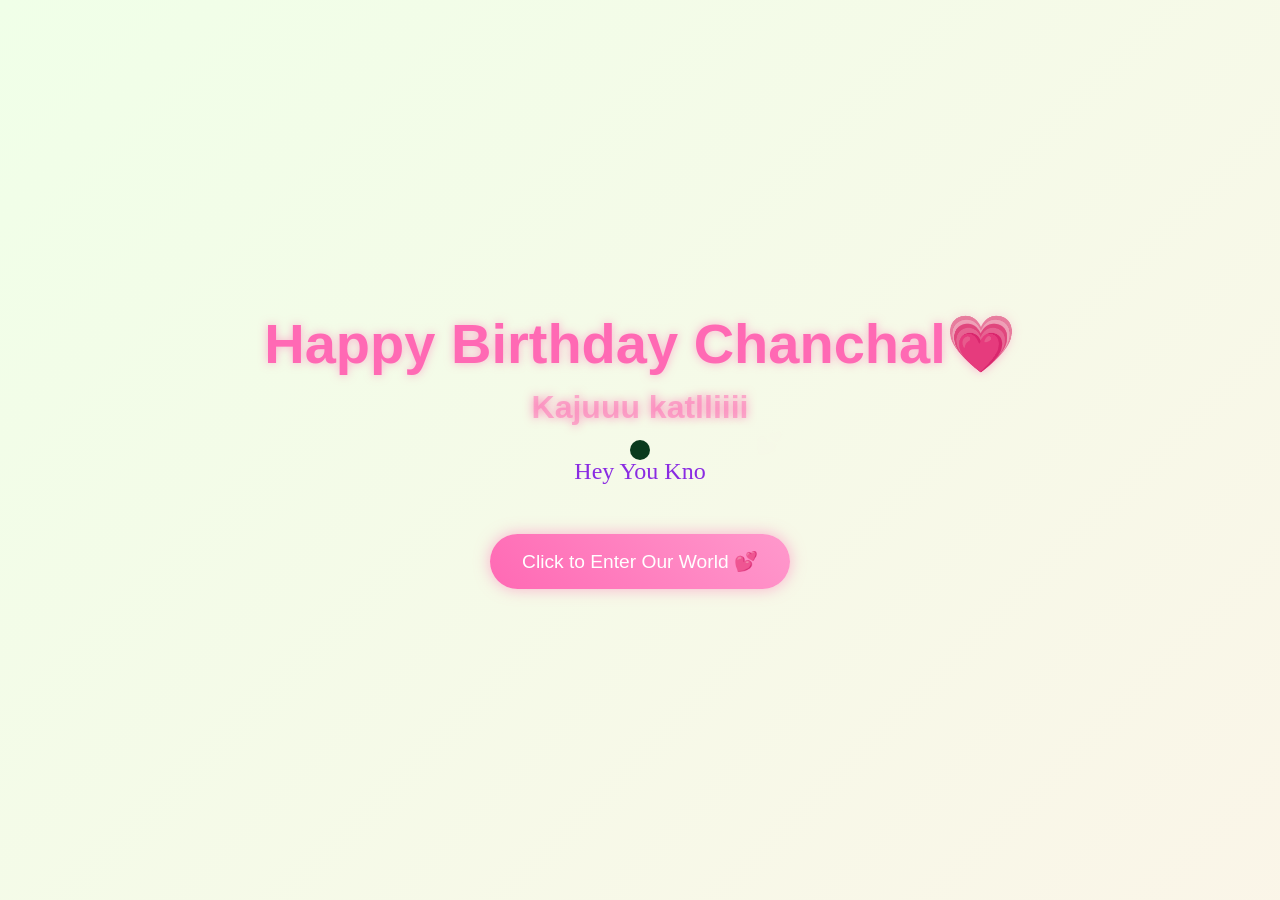
<file: index.html>
<!DOCTYPE html>
<html lang="en">
<head>
    <meta charset="UTF-8">
    <meta name="viewport" content="width=device-width, initial-scale=1.0">
    <title>Happy Birthday</title>
    <script src="https://cdnjs.cloudflare.com/ajax/libs/gsap/3.12.2/gsap.min.js"></script>
    <link rel="stylesheet" href="style.css">
    
</head>
<body>
    <div class="cursor"></div>
    <div class="container">
        <h1>Happy Birthday Chanchal💗</h1>
        <h2>Kajuuu katlliiii</h2>
        <div class="greeting"></div>
        <button class="cta-button">Click to Enter Our World 💕</button>
    </div>

    <script src="script.js">
        
    </script>
</body>
</html>
</file>
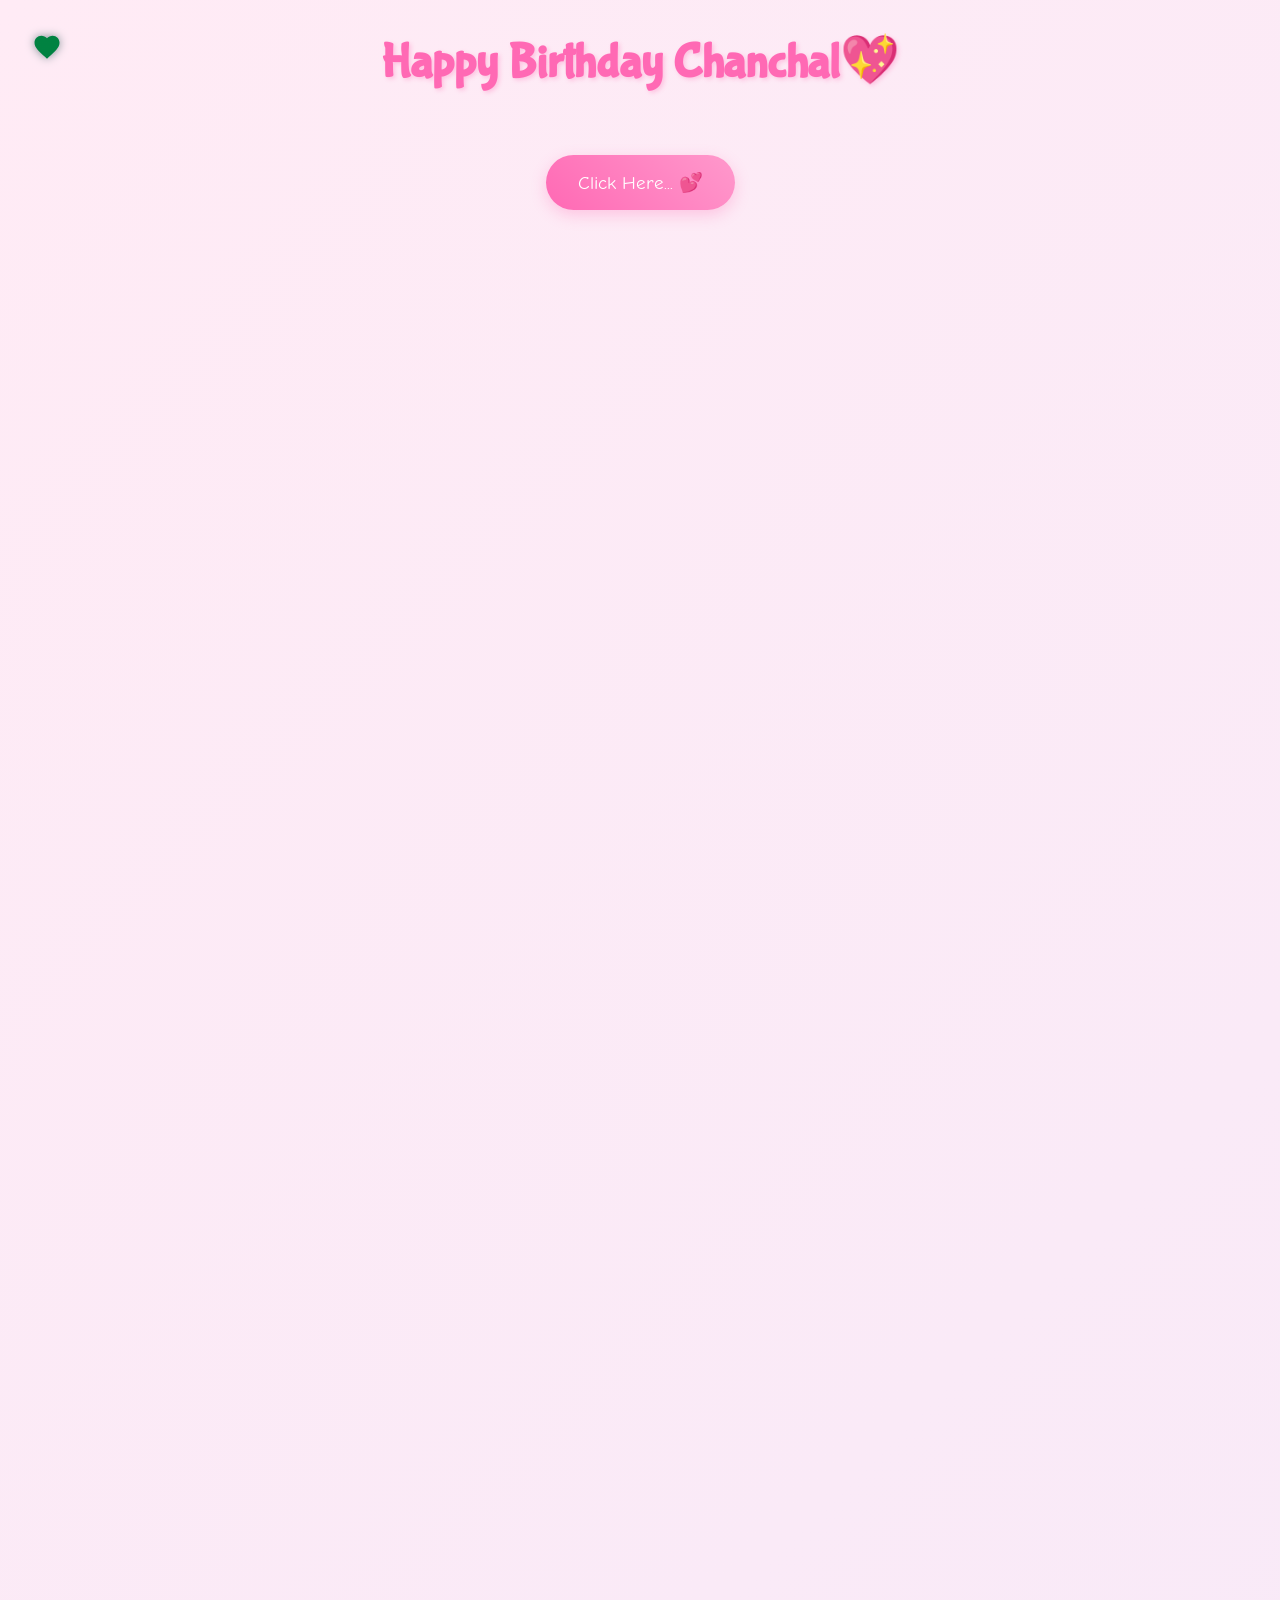
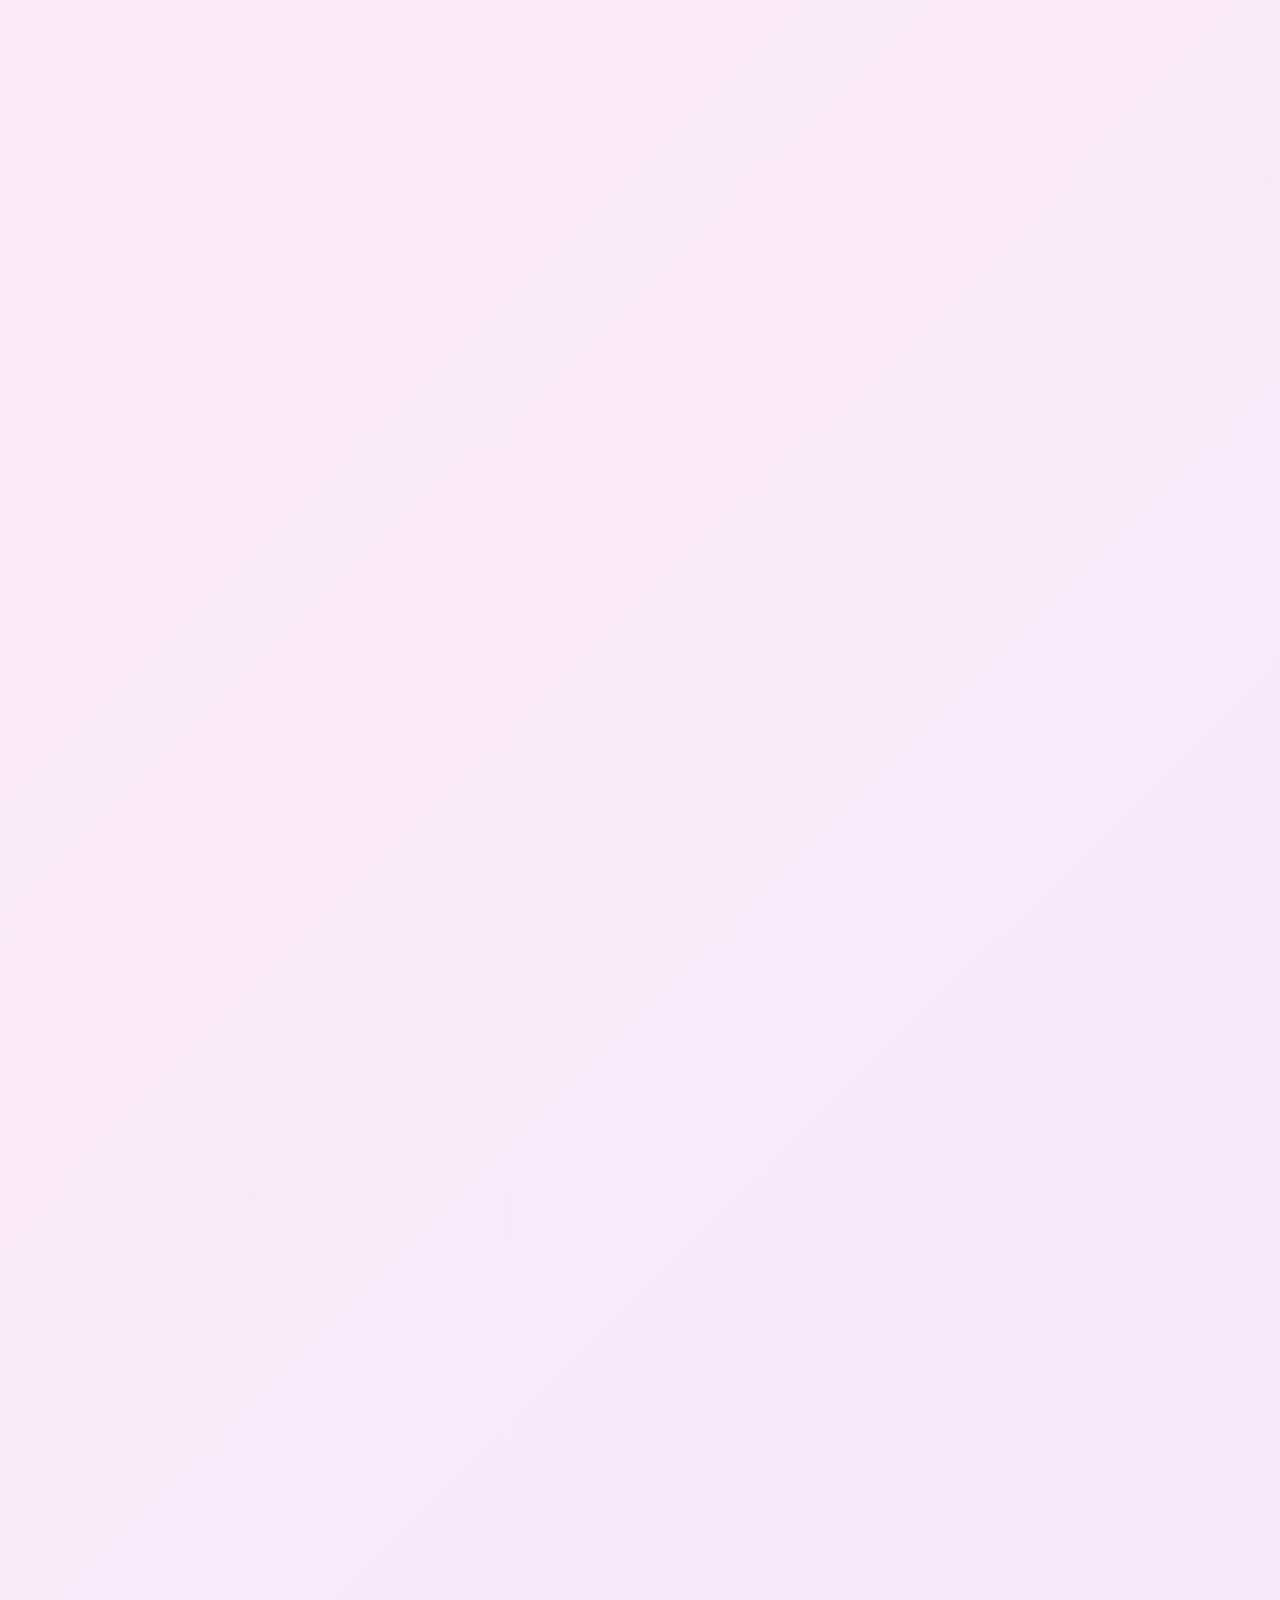
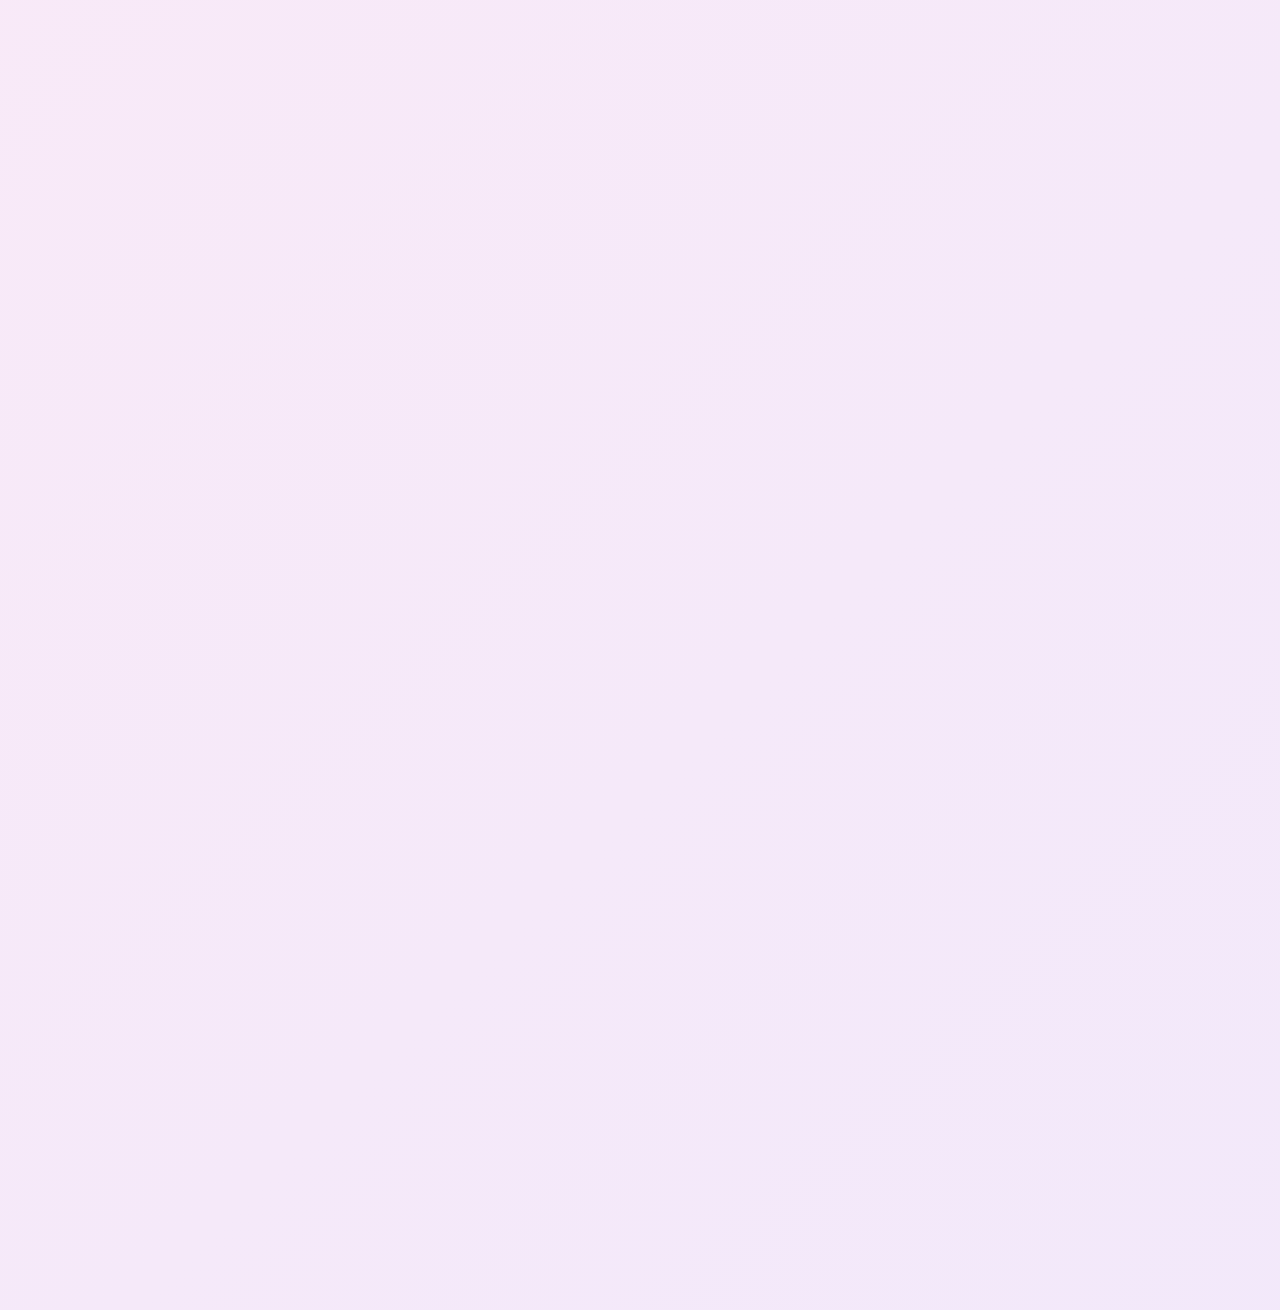
<file: cause.html>
<!DOCTYPE html>
<html lang="en">
<head>
    <meta charset="UTF-8">
    <meta name="viewport" content="width=device-width, initial-scale=1.0">
    <title>you are my fav person 💖</title>
    <script src="https://cdnjs.cloudflare.com/ajax/libs/gsap/3.12.2/gsap.min.js"></script>
    <link rel="stylesheet" href="./cause.css">
    <style>
       
    </style>
</head>
<body>
    <div class="custom-cursor">
        <svg viewBox="0 0 24 24">
            <path fill="#ff69b4" d="M12 21.35l-1.45-1.32C5.4 15.36 2 12.28 2 8.5 2 5.42 4.42 3 7.5 3c1.74 0 3.41.81 4.5 2.09C13.09 3.81 14.76 3 16.5 3 19.58 3 22 5.42 22 8.5c0 3.78-3.4 6.86-8.55 11.54L12 21.35z"/>
        </svg>
    </div>

    <div class="container">
        <h1>Happy Birthday Chanchal💖</h1>
        
        <div id="reasons-container"></div>
        
        <button class="shuffle-button">Click Here... 💕</button>
        <div class="reason-counter"></div>

        <div class="ending-section">
            <div class="teddy-hug">
                <img src="./d1.jpg" alt="Teddy Hug">
            </div>
            <div class="ending-text">You're the BESTEST ! 💖</div>
        </div>
    </div>

    <script src="cause.js">
       
    </script>
</body>
</html>
</file>
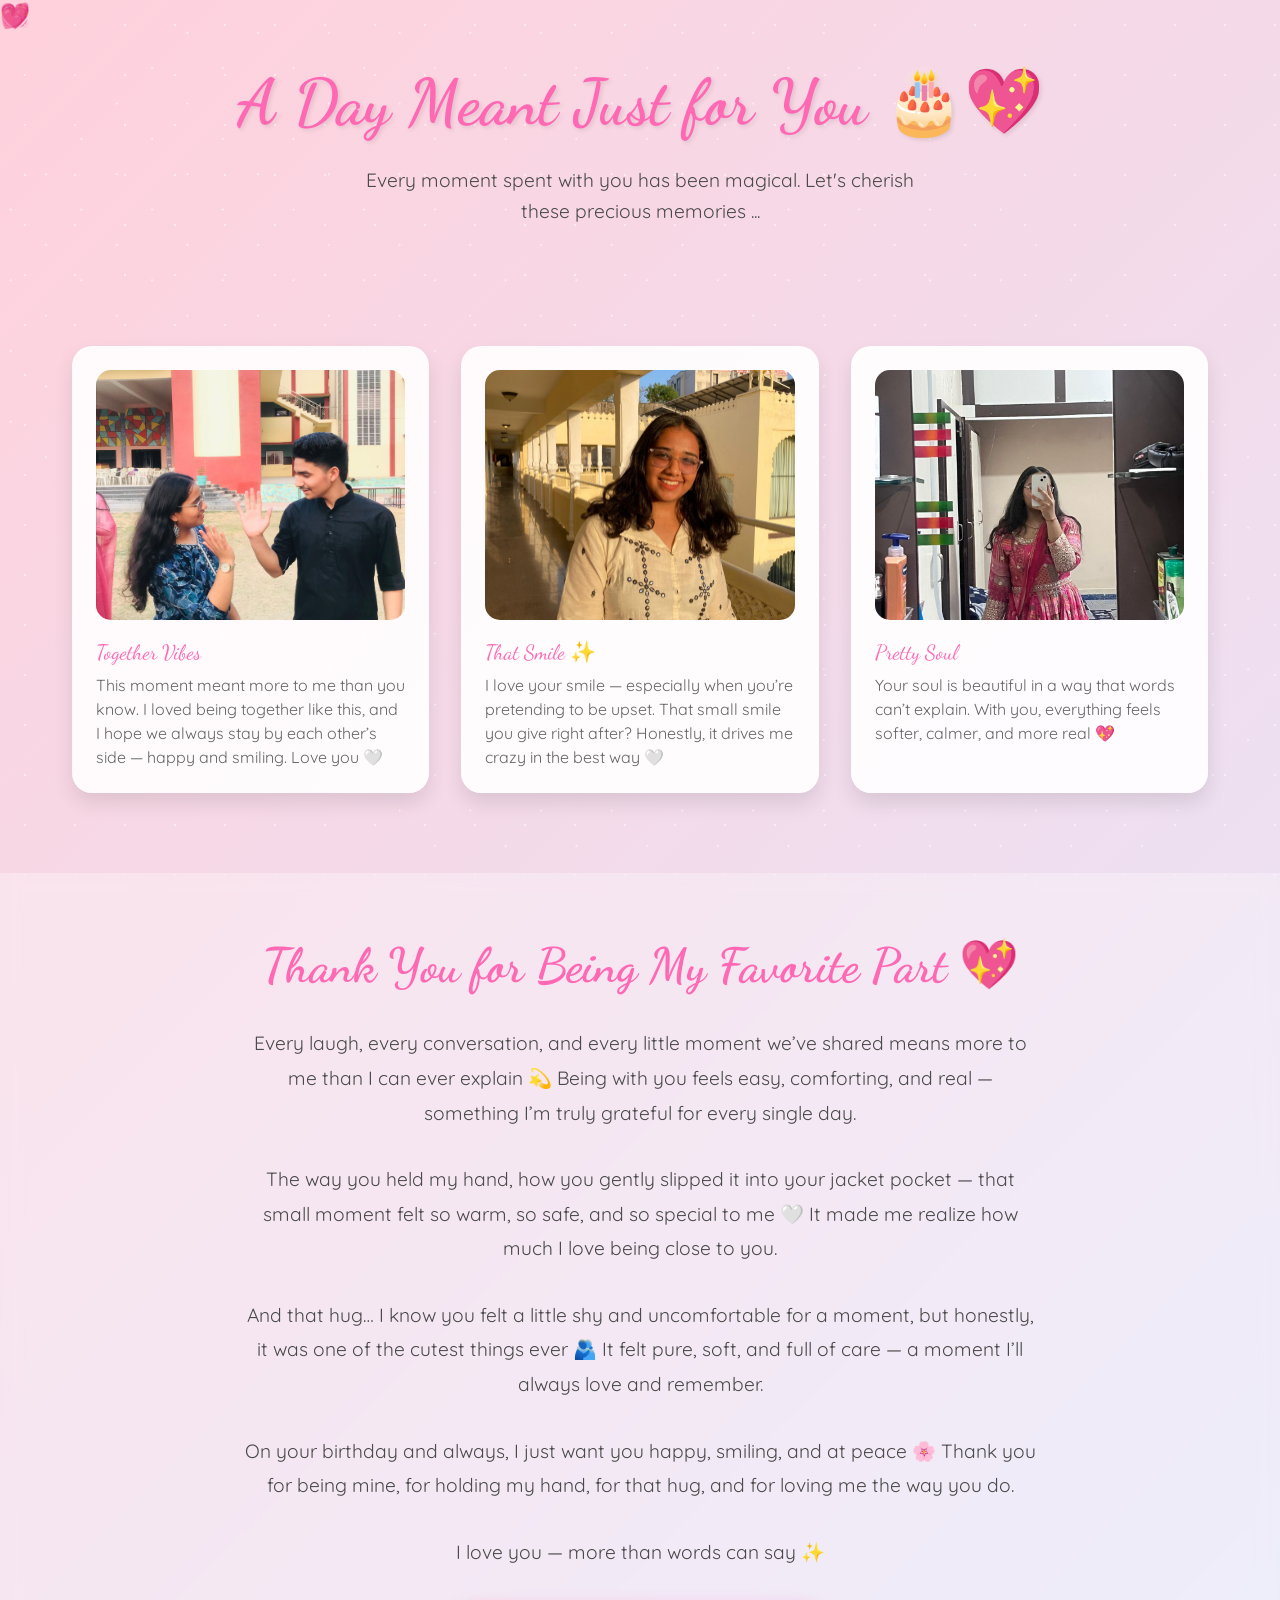
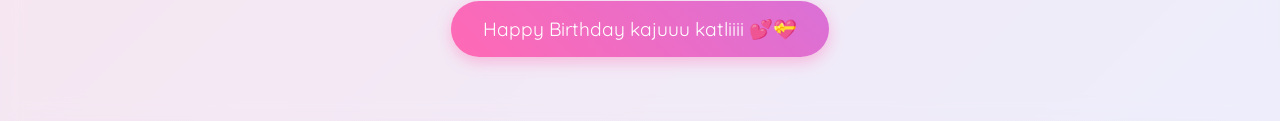
<file: last.html>
<!DOCTYPE html>
<html lang="en">
  <head>
    <meta charset="UTF-8" />
    <meta name="viewport" content="width=device-width, initial-scale=1.0" />
    <title>Our Beautiful Memories ✨</title>
    <style>
      @import url("https://fonts.googleapis.com/css2?family=Dancing+Script:wght@700&family=Quicksand:wght@300;400;500;600&display=swap");

      * {
        margin: 0;
        padding: 0;
        box-sizing: border-box;
      }

      body {
        min-height: 100vh;
        background: linear-gradient(
          135deg,
          #ffd1dc 0%,
          #e6e6fa 25%,
          #ffefd5 50%,
          #e6e6fa 75%,
          #ffd1dc 100%
        );
        background-size: 400% 400%;
        animation: gradientFlow 15s ease infinite;
        font-family: "Quicksand", sans-serif;
        overflow-x: hidden;
        color: #4a4a4a;
      }

      @keyframes gradientFlow {
        0% {
          background-position: 0% 50%;
        }

        50% {
          background-position: 100% 50%;
        }

        100% {
          background-position: 0% 50%;
        }
      }

      /* Enhanced Sparkle Effect */
      .magic-sparkles {
        position: fixed;
        top: 0;
        left: 0;
        width: 100%;
        height: 100%;
        pointer-events: none;
        z-index: 1;
      }

      .sparkle {
        position: absolute;
        width: 6px;
        height: 6px;
        border-radius: 50%;
        background-color: white;
        animation: twinkle var(--duration, 4s) ease-in-out infinite;
        opacity: 0;
      }

      @keyframes twinkle {
        0%,
        100% {
          opacity: 0;
          transform: scale(0.5);
        }

        50% {
          opacity: 0.8;
          transform: scale(1);
        }
      }

      /* Generate 50 sparkles with different positions and animations */
      .magic-sparkles::before,
      .magic-sparkles::after {
        content: "";
        position: absolute;
        width: 100%;
        height: 100%;
        background-image: radial-gradient(circle, white 1px, transparent 1px);
        background-size: 50px 50px;
        animation: sparkleLayer 8s linear infinite;
        opacity: 0.5;
      }

      .magic-sparkles::after {
        animation-delay: -4s;
        transform: rotate(45deg);
      }

      @keyframes sparkleLayer {
        0% {
          transform: translateY(0);
        }

        100% {
          transform: translateY(-50px);
        }
      }

      /* Floating Hearts */
      .floating-hearts {
        position: fixed;
        width: 100%;
        height: 100%;
        pointer-events: none;
        z-index: 2;
      }

      .heart {
        position: absolute;
        font-size: 1.5rem;
        color: rgba(255, 105, 180, 0.6);
        animation: floatHeart var(--float-duration, 6s) ease-in-out infinite;
        animation-delay: var(--delay, 0s);
      }

      @keyframes floatHeart {
        0% {
          transform: translate(0, 100vh) rotate(0deg);
        }

        100% {
          transform: translate(var(--translate-x, 0), -100vh) rotate(360deg);
        }
      }

      /* Welcome Section */
      .welcome {
        text-align: center;
        padding: 4rem 2rem;
        position: relative;
        z-index: 3;
      }

      .welcome h1 {
        font-family: "Dancing Script", cursive;
        font-size: 4rem;
        color: #ff69b4;
        text-shadow: 2px 2px 4px rgba(0, 0, 0, 0.1);
        animation: fadeInScale 2s ease;
      }

      .welcome p {
        font-size: 1.2rem;
        max-width: 600px;
        margin: 1.5rem auto;
        line-height: 1.6;
        animation: fadeIn 2s ease 0.5s both;
      }

      /* Enhanced Memory Cards */
      .memory-container {
        max-width: 1200px;
        margin: 0 auto;
        padding: 2rem;
        display: grid;
        grid-template-columns: repeat(auto-fit, minmax(300px, 1fr));
        gap: 2rem;
        z-index: 3;
        position: relative;
      }

      .memory-card {
        background: rgba(255, 255, 255, 0.9);
        border-radius: 20px;
        padding: 1.5rem;
        box-shadow: 0 10px 20px rgba(0, 0, 0, 0.1);
        transition: all 0.5s cubic-bezier(0.4, 0, 0.2, 1);
        position: relative;
        overflow: hidden;
      }

      .memory-card:hover {
        transform: translateY(-10px) scale(1.02);
        box-shadow: 0 15px 30px rgba(0, 0, 0, 0.15);
      }

      .memory-card::before {
        content: "";
        position: absolute;
        top: 0;
        left: 0;
        width: 100%;
        height: 100%;
        background: linear-gradient(
          45deg,
          transparent,
          rgba(255, 255, 255, 0.4),
          transparent
        );
        transform: translateX(-100%);
        transition: 0.5s;
      }

      .memory-card:hover::before {
        transform: translateX(100%);
      }

      .memory-img {
        width: 100%;
        height: 250px;
        object-fit: cover;
        border-radius: 15px;
        margin-bottom: 1rem;
        transition: transform 0.5s ease;
      }

      .memory-card:hover .memory-img {
        transform: scale(1.05);
      }

      .memory-date {
        font-family: "Dancing Script", cursive;
        color: #ff69b4;
        font-size: 1.3rem;
        margin-bottom: 0.5rem;
      }

      .memory-caption {
        font-size: 1rem;
        line-height: 1.5;
        color: #666;
      }

      /* Final Message Section */
      .final-message {
        text-align: center;
        padding: 4rem 2rem;
        background: rgba(255, 255, 255, 0.3);
        backdrop-filter: blur(10px);
        margin-top: 3rem;
        position: relative;
        z-index: 3;
      }

      .final-message h2 {
        font-family: "Dancing Script", cursive;
        font-size: 3rem;
        color: #ff69b4;
        margin-bottom: 2rem;
        animation: heartbeat 2s infinite;
      }

      @keyframes heartbeat {
        0%,
        100% {
          transform: scale(1);
        }

        50% {
          transform: scale(1.1);
        }
      }

      .final-message p {
        font-size: 1.2rem;
        max-width: 800px;
        margin: 0 auto 2rem;
        line-height: 1.8;
      }

      .goodbye-btn {
        display: inline-block;
        padding: 1rem 2rem;
        font-size: 1.2rem;
        background: linear-gradient(45deg, #ff69b4, #da70d6);
        color: white;
        border: none;
        border-radius: 50px;
        cursor: pointer;
        text-decoration: none;
        transition: all 0.3s ease;
        box-shadow: 0 5px 15px rgba(255, 105, 180, 0.4);
        animation: float 3s infinite ease-in-out;
      }

      .goodbye-btn:hover {
        transform: translateY(-5px);
        box-shadow: 0 8px 20px rgba(255, 105, 180, 0.6);
      }

      @keyframes float {
        0%,
        100% {
          transform: translateY(0);
        }

        50% {
          transform: translateY(-10px);
        }
      }

      /* Animations */
      @keyframes fadeInScale {
        0% {
          opacity: 0;
          transform: scale(0.8);
        }

        100% {
          opacity: 1;
          transform: scale(1);
        }
      }

      @keyframes fadeIn {
        0% {
          opacity: 0;
        }

        100% {
          opacity: 1;
        }
      }

      /* Generate Hearts */
      .js-generate-hearts {
        position: fixed;
        width: 100%;
        height: 100%;
        pointer-events: none;
        z-index: 2;
      }

      /* Custom Scrollbar */
      ::-webkit-scrollbar {
        width: 12px;
      }

      ::-webkit-scrollbar-track {
        background: rgba(255, 255, 255, 0.4);
      }

      ::-webkit-scrollbar-thumb {
        background: linear-gradient(45deg, #ff69b4, #da70d6);
        border-radius: 6px;
      }

      /* Responsive Design */
      @media (max-width: 768px) {
        .welcome h1 {
          font-size: 3rem;
        }

        .memory-container {
          grid-template-columns: 1fr;
        }

        .final-message h2 {
          font-size: 2.5rem;
        }
      }
    </style>
  </head>

  <body>
    <div class="magic-sparkles"></div>
    <div class="floating-hearts">
      <!-- Hearts will be generated via CSS -->
      <div
        class="heart"
        style="--float-duration: 6s; --delay: 0s; --translate-x: 20px"
      >
        💝
      </div>
      <div
        class="heart"
        style="--float-duration: 8s; --delay: 1s; --translate-x: -30px"
      >
        💖
      </div>
      <div
        class="heart"
        style="--float-duration: 7s; --delay: 2s; --translate-x: 40px"
      >
        💗
      </div>
      <div
        class="heart"
        style="--float-duration: 9s; --delay: 3s; --translate-x: -20px"
      >
        💓
      </div>
      <div
        class="heart"
        style="--float-duration: 5s; --delay: 4s; --translate-x: 30px"
      >
        💕
      </div>
    </div>

    <section class="welcome">
      <h1>A Day Meant Just for You 🎂💖</h1>
      <p>
        Every moment spent with you has been magical. Let's cherish these
        precious memories ...
      </p>
    </section>

    <div class="memory-container">
      <div class="memory-card">
        <img src="./d1.jpg" alt="First Date" class="memory-img" />
        <div class="memory-date">Together Vibes</div>
        <div class="memory-caption">
         This moment meant more to me than you know.
I loved being together like this, and I hope we always stay by each other’s side — happy and smiling.
Love you 🤍
        </div>
      </div>
      <div class="memory-card">
        <img src="./d2.jpg" alt="Beach Day" class="memory-img" />
        <div class="memory-date">That Smile ✨</div>
        <div class="memory-caption">
          I love your smile — especially when you’re pretending to be upset.
That small smile you give right after?
Honestly, it drives me crazy in the best way 🤍
        </div>
      </div>
      <div class="memory-card">
        <img src="./d3.jpg" alt="Movie Night" class="memory-img" />
        <div class="memory-date">Pretty Soul</div>
        <div class="memory-caption">
         Your soul is beautiful in a way that words can’t explain.
With you, everything feels softer, calmer, and more real 💖
        </div>
      </div>
    </div>

    <section class="final-message">
   <h2>Thank You for Being My Favorite Part 💖</h2>

<p>
    Every laugh, every conversation, and every little moment we’ve shared  
    means more to me than I can ever explain 💫  
    Being with you feels easy, comforting, and real —  
    something I’m truly grateful for every single day.
</p>

<p>
    The way you held my hand,  
    how you gently slipped it into your jacket pocket —  
    that small moment felt so warm, so safe, and so special to me 🤍  
    It made me realize how much I love being close to you.
</p>

<p>
    And that hug…  
    I know you felt a little shy and uncomfortable for a moment,  
    but honestly, it was one of the cutest things ever 🫂  
    It felt pure, soft, and full of care —  
    a moment I’ll always love and remember.
</p>

<p>
    On your birthday and always,  
    I just want you happy, smiling, and at peace 🌸  
    Thank you for being mine,  
    for holding my hand, for that hug,  
    and for loving me the way you do.
</p>

<p>
    I love you — more than words can say ✨
</p>
      <a href="#" class="goodbye-btn">
        Happy Birthday kajuuu katliiii 💕💝
      </a>
    </section>
  </body>
</html>
</file>
<file: style.css>
* {
    margin: 0;
    padding: 0;
    box-sizing: border-box;
    cursor: none;
}

body {
    min-height: 100vh;
    display: flex;
    flex-direction: column;
    align-items: center;
    justify-content: center;
    background: linear-gradient(-45deg, #fee9f7, #e8f5fe, #fef2e8, #f0ffe8);
    background-size: 400% 400%;
    animation: gradientBG 15s ease infinite;
    font-family: 'Arial Rounded MT Bold', Arial, sans-serif;
    overflow: hidden;
    position: relative;
}

.cursor {
    width: 20px;
    height: 20px;
    background: pink;
    border-radius: 50%;
    position: fixed;
    pointer-events: none;
    mix-blend-mode: difference;
    transition: transform 0.2s;
}

.container {
    text-align: center;
    z-index: 1;
}

h1 {
    font-size: 3.5rem;
    color: #ff69b4;
    text-shadow: 0 0 10px rgba(255, 105, 180, 0.5);
    margin-bottom: 2rem;
    opacity: 0;
}
h2 {
    font-size: 2rem;
    color: rgba(255, 105, 180, 0.5);
    text-shadow: 0 0 10px rgba(255, 37, 146, 0.5);
    margin-bottom: 2rem;
    font-family: ;
}
.greeting {
    font-size: 1.5rem;
    color: #8a2be2;
    margin-bottom: 3rem;
    min-height: 2em;
        font-family: cursive;
}

.cta-button {
    padding: 1rem 2rem;
    font-size: 1.2rem;
    background: linear-gradient(45deg, #ff69b4, #ff99cc);
    border: none;
    border-radius: 50px;
    color: white;
    cursor: pointer;
    box-shadow: 0 0 15px rgba(255, 105, 180, 0.5);
    transition: transform 0.3s, box-shadow 0.3s;
    opacity: 0;
}

.cta-button:hover {
    transform: scale(1.1);
    box-shadow: 0 0 25px rgba(255, 105, 180, 0.7);
}

.floating {
    position: absolute;
    pointer-events: none;
    opacity: 0;
}

@keyframes gradientBG {
    0% { background-position: 0% 50%; }
    50% { background-position: 100% 50%; }
    100% { background-position: 0% 50%; }
}

@media (max-width: 768px) {
    h1 { font-size: 2rem; }
    .greeting { font-size: 1.2rem; }
    .cta-button { font-size: 1rem; }
}
</file>
<file: cause.css>
@import url('https://fonts.googleapis.com/css2?family=Bubblegum+Sans&family=Comic+Neue:wght@700&family=Quicksand:wght@500&display=swap');

* {
    margin: 0;
    padding: 0;
    box-sizing: border-box;
    cursor: none;
}

body {
    min-height: 100vh;
    background: linear-gradient(-45deg, #ffe6e6, #e6e6ff, #ffebf5);
    background-size: 400% 400%;
    animation: gradientBG 15s ease infinite;
    font-family: 'Quicksand', sans-serif;
    overflow-x: hidden;
    padding: 2rem;
}

.custom-cursor {
    width: 30px;
    height: 30px;
    position: fixed;
    pointer-events: none;
    z-index: 9999;
    mix-blend-mode: difference;
    transition: transform 0.1s;
}

.custom-cursor svg {
    width: 100%;
    height: 100%;
    filter: drop-shadow(0 0 5px rgba(255, 182, 193, 0.5));
}

.container {
    max-width: 1200px;
    margin: 0 auto;
    text-align: center;
    position: relative;
    z-index: 1;
}

h1 {
    font-family: 'Bubblegum Sans', cursive;
    font-size: 3rem;
    color: #ff69b4;
    text-shadow: 2px 2px 4px rgba(255, 105, 180, 0.3);
    margin-bottom: 2rem;
    animation: bounce 1s ease infinite;
}

.reason-card {
    background: rgba(255, 255, 255, 0.9);
    border-radius: 20px;
    padding: 2rem;
    margin: 1.5rem;
    box-shadow: 0 5px 15px rgba(0, 0, 0, 0.1);
    transition: transform 0.3s, box-shadow 0.3s;
    cursor: pointer;
    position: relative;
    overflow: hidden;
}

.reason-card:hover {
    transform: translateY(-5px);
    box-shadow: 0 8px 25px rgba(255, 105, 180, 0.2);
}

.reason-text {
    font-size: 1.2rem;
    margin-bottom: 1rem;
    position: relative;
    z-index: 2;
}

.gif-overlay {
    position: absolute;
    top: 0;
    left: 0;
    width: 100%;
    height: 100%;
    background: rgba(255, 255, 255, 0.95);
    display: flex;
    align-items: center;
    justify-content: center;
    opacity: 0;
    transition: opacity 0.3s;
    z-index: 1;
}

.reason-card:hover .gif-overlay {
    opacity: 1;
}

.shuffle-button {
    background: linear-gradient(45deg, #ff69b4, #ff99cc);
    border: none;
    border-radius: 50px;
    padding: 1rem 2rem;
    font-size: 1.2rem;
    color: white;
    margin: 2rem 0;
    cursor: pointer;
    transition: transform 0.3s;
    font-family: 'Comic Neue', cursive;
    box-shadow: 0 5px 15px rgba(255, 105, 180, 0.3);
}

.shuffle-button:hover {
    transform: scale(1.1);
}

.floating {
    position: fixed;
    pointer-events: none;
    animation: float 3s ease-in-out infinite;
}

.ending-section {
    margin-top: 4rem;
    padding: 2rem;
    text-align: center;
}

.ending-text {
    font-family: 'Bubblegum Sans', cursive;
    font-size: 2rem;
    color: #ff69b4;
    margin-bottom: 2rem;
    opacity: 0;
    transform: translateY(20px);
}

.teddy-hug {
    width: 200px;
    margin: 0 auto;
    transform: scale(0);
}

@keyframes gradientBG {
    0% { background-position: 0% 50%; }
    50% { background-position: 100% 50%; }
    100% { background-position: 0% 50%; }
}

@keyframes float {
    0%, 100% { transform: translateY(0); }
    50% { transform: translateY(-20px); }
}

@keyframes bounce {
    0%, 100% { transform: translateY(0); }
    50% { transform: translateY(-10px); }
}

@media (max-width: 768px) {
    h1 { font-size: 2rem; }
    .reason-card { margin: 1rem; }
    .reason-text { font-size: 1rem; }
}
.shuffle-button {
    background: linear-gradient(45deg, #ff69b4, #ff99cc);
    border: none;
    border-radius: 50px;
    padding: 1rem 2rem;
    font-size: 1.2rem;
    color: white;
    margin: 2rem 0;
    cursor: pointer;
    transition: all 0.3s;
    font-family: 'Comic Neue', cursive;
    box-shadow: 0 5px 15px rgba(255, 105, 180, 0.3);
}

.shuffle-button.story-mode {
    background: linear-gradient(45deg, #9b6dff, #ff6dc7);
    transform: scale(1.1);
}

.shuffle-button:hover {
    transform: scale(1.1);
}

.shuffle-button.story-mode:hover {
    transform: scale(1.2);
}

.reason-counter {
    font-size: 0.9rem;
    color: #ff69b4;
    margin-top: 1rem;
    opacity: 0.7;
}
</file>
